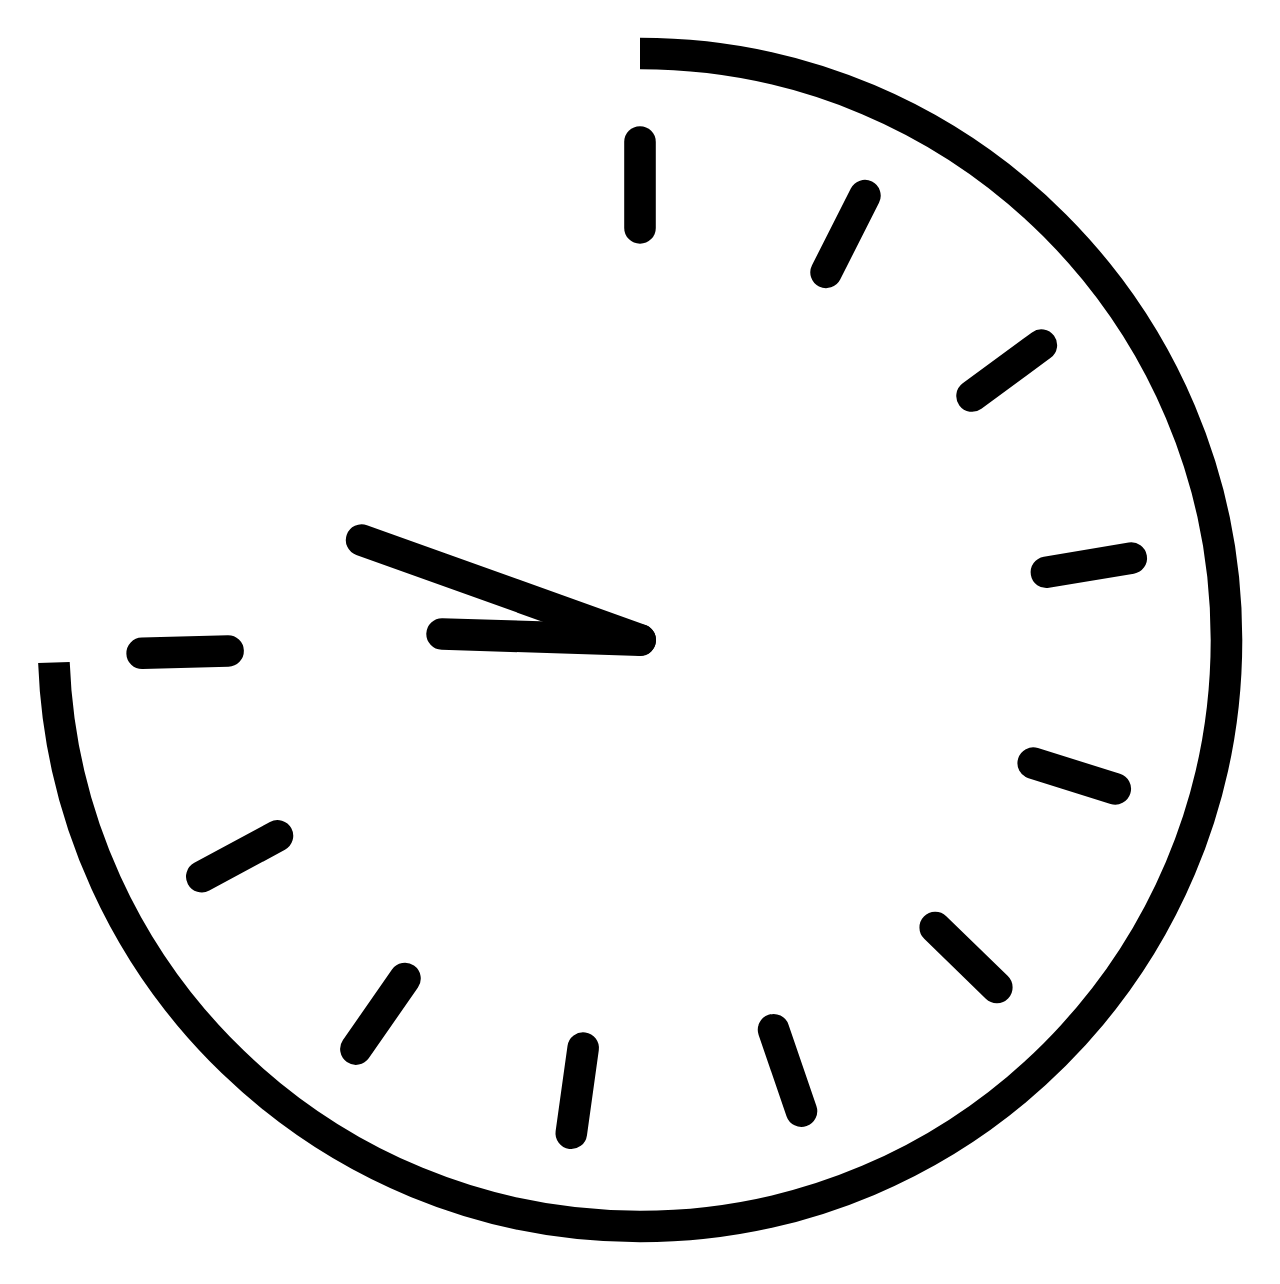
<file: SVG/SVG.html>
<!DOCTYPE html>
<html lang="en" dir="ltr">
  <head>
    <meta charset="utf-8">
    <title>ícono en svg</title>
    <style>
      #icono{
        width: 10%;
        margin: auto;
      }
    </style>
  </head>
  <body>
    <div id="icono">
    </div>
    <script type="text/javascript" src="data.js"></script>
    <script type="text/javascript" src="icono.js"></script>
  </body>
</html>
</file>
